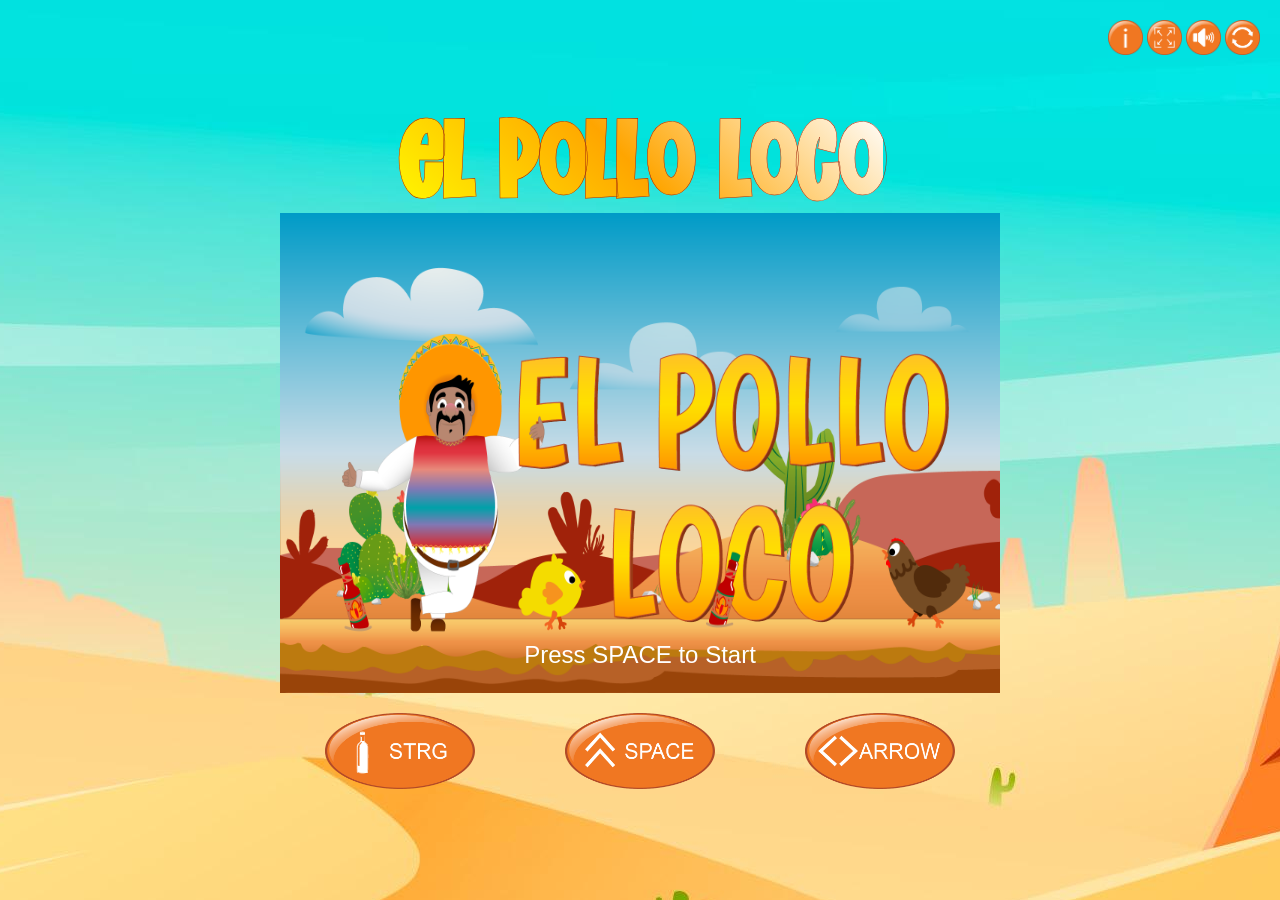
<file: index.html>
<!DOCTYPE html>
<html lang="en" translate="no">

<head>
    <meta charset="UTF-8">
    <meta name="viewport" content="width=device-width, initial-scale=1.0">
    <meta name="google" content="notranslate">
    <meta http-equiv="Content-Language" content="en">

    <title>El Pollo Loco</title>

    <link rel="stylesheet" href="style.css">
    <link rel="icon" href="img/6_salsa_bottle/bottle_rotation/1_bottle_rotation.png" sizes="48x48">
    <link rel="stylesheet" href="legal-notice.html">
    <link rel="stylesheet" href="privacy-policy.html">

    <script src="./js/models/drawable-objects.class.js"></script>
    <script src="./js/models/movable-object.class.js"></script>
    <script src="./js/models/coins.class.js"></script>
    <script src="./js/models/bottle.class.js"></script>
    <script src="./js/models/character.class.js"></script>
    <script src="./js/models/chicken.class.js"></script>
    <script src="js/models/chicken-baby.class.js"></script>
    <script src="./js/models/cloud.class.js"></script>
    <script src="./js/models/bottle-bar.class.js"></script>
    <script src="./js/models/coins-bar.class.js"></script>
    <script src="./js/models/endboss-bar.class.js"></script>
    <script src="./js/models/status-bar.class.js"></script>
    <script src="./js/models/collision-manager.class.js"></script>
    <script src="./js/models/screen-manager.class.js"></script>
    <script src="./js/models/world.class.js"></script>
    <script src="./js/models/background-object.class.js"></script>
    <script src="./js/models/keyboard.class.js"></script>
    <script src="./js/models/level.class.js"></script>
    <script src="./js/models/throwable-oject.class.js"></script>
    <script src="./js/models/endboss.class.js"></script>
    <script src="js/models/end-image.class.js"></script>
    <script src="js/models/start-image.class.js"></script>
    <script src="./levels/level1.js"></script>
    <script src="./js/models/fullscreen-manager.class.js"></script>
    <script src="./js/game.js"></script>

</head>

<body onload="init()">

    <div id="rotate-overlay" class="rotate-overlay d-none">
        <div class="rotate-message">
            <h2>Turn your Device to play</h2>
            <div class="rotate-icon">📱↻</div>
        </div>
    </div>


    <h1>EL POLLO LOCO</h1>
    <div id="canvas-screen">
        <div class="game-tools" id="game-tools-box">
            <img src="img/icons/info.png" alt="Info Icon" onclick="openInfo()">
            <img src="img/icons/fullscreen-start.png" alt="Fullscreen Start Icon" id="fullscreen-start-icon"
                onclick="toggleFullscreen()">
            <img src="img/icons/fullscreen-end.png" alt="Fullscreen End Icon" class="d-none" id="fullscreen-end-icon"
                onclick="toggleFullscreen()">

            <img src="img/icons/sound-on.png" alt="Sound On Icon" id="sound-on-icon" onclick="toggleSound()">
            <img src="img/icons/sound-off.png" alt="Sound Off Icon" class="d-none" id="sound-off-icon"
                onclick="toggleSound()">


            <img src="img/icons/restart.png" alt="Restart Icon" onclick="world.restartGame()">
        </div>

        <div class="game-info d-none" id="game-info-box">
            <a href="instructions.html " class="menu-button"><img src="img/icons/instructions.png"
                    alt="Instructions"></a>
            <a href="privacy-policy.html" class="menu-button">
                <img src="img/icons/privacy-policy.png" alt="Privacy Policy">
            </a>
            <a href="legal-notice.html" class="menu-button">
                <img src="img/icons/legal-notice.png" alt="Legal Notice">
            </a>
        </div>


        <canvas id="canvas" width="720" height="480"></canvas>

        <div class="smart-elements">
            <div class="arrow-icons">
                <img src="img/icons/left.png" id="btn-left" alt="Left Icon">
                <img src="img/icons/right.png" id="btn-right" alt="Right Icon">
            </div>
            <div class="action-icons">
                <img src="img/icons/jump.png" id="btn-jump" alt="Jump Icon">
                <img src="img/icons/bottle.png" id="btn-bottle" alt="Bottle Icon">
            </div>
        </div>
    </div>
    <div class="keyboard-elements">
        <img src="img/icons/strg.png" alt="Strg Info">
        <img src="img/icons/space.png" alt="Space Info">
        <img src="img/icons/arrow.png" alt="Arrow Info">
    </div>


</body>

</html>
</file>
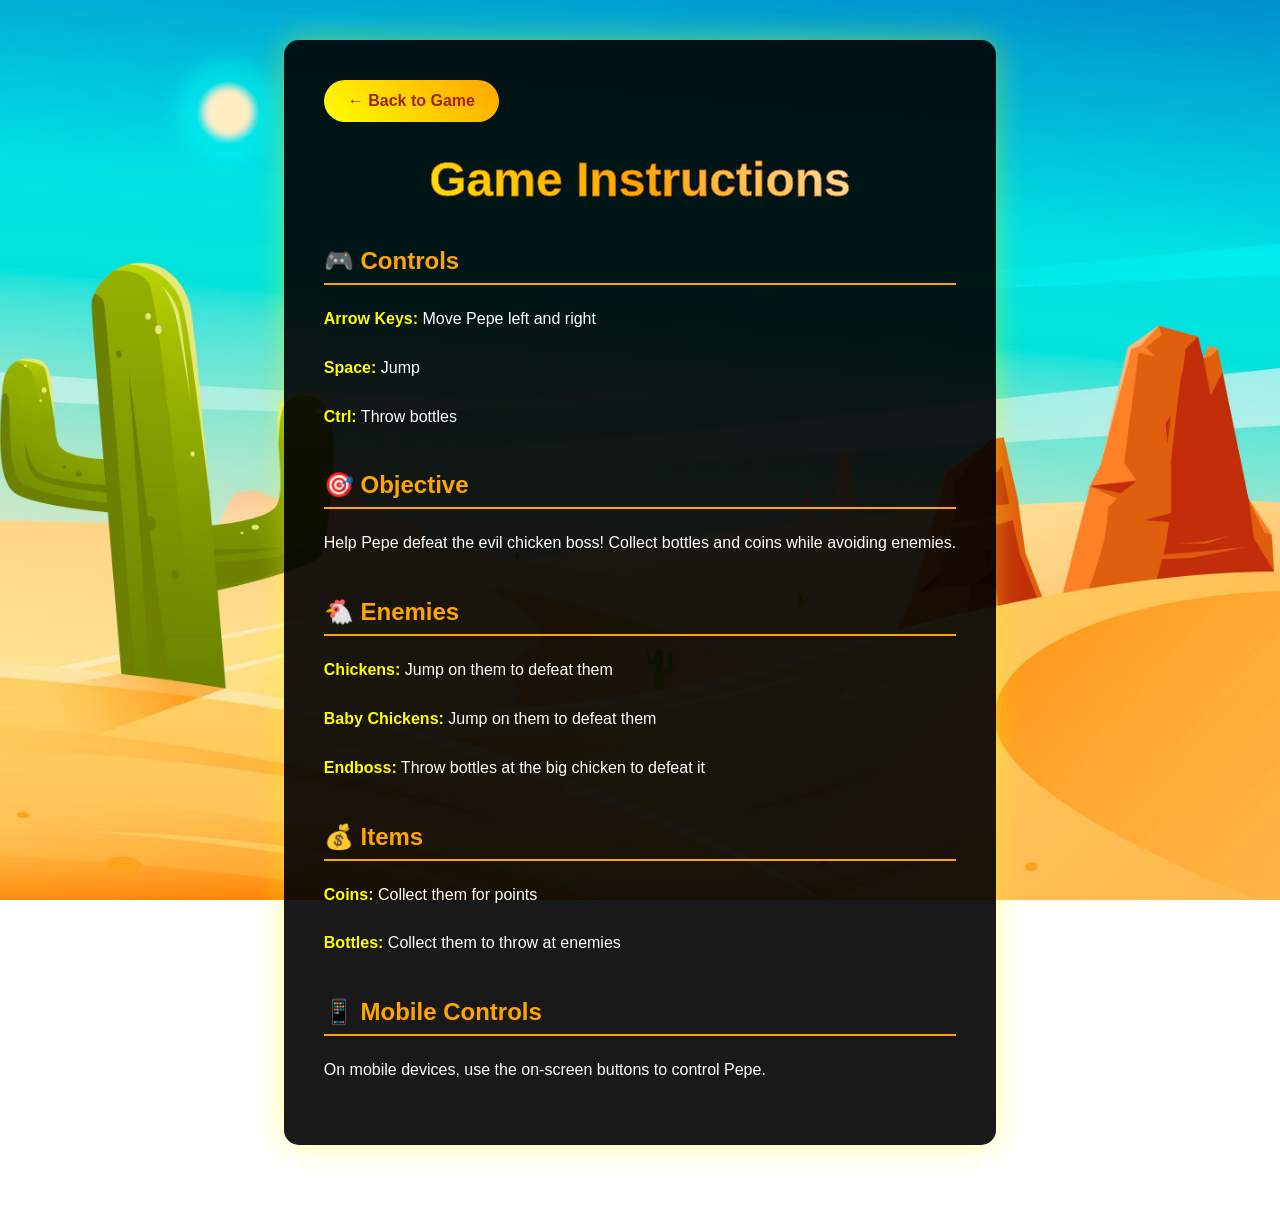
<file: instructions.html>
<!DOCTYPE html>
<html lang="en" translate="no">

<head>
    <meta charset="UTF-8">
    <meta name="viewport" content="width=device-width, initial-scale=1.0">
    <meta name="google" content="notranslate">
    <meta http-equiv="Content-Language" content="en">

    <title>El Pollo Loco - Game Instructions</title>

    <link rel="stylesheet" href="style.css">
    <link rel="stylesheet" href="styles/instructions.css">
    <link rel="icon" href="img/6_salsa_bottle/bottle_rotation/1_bottle_rotation.png" sizes="48x48">

</head>

<body>
    <div class="legal-container">
        <a href="index.html" class="back-button">← Back to Game</a>
        
        <h1>Game Instructions</h1>

        <h4>🎮 Controls</h4>
        <p><strong>Arrow Keys:</strong> Move Pepe left and right</p>
        <p><strong>Space:</strong> Jump</p>
        <p><strong>Ctrl:</strong> Throw bottles</p>

        <h4>🎯 Objective</h4>
        <p>Help Pepe defeat the evil chicken boss! Collect bottles and coins while avoiding enemies.</p>

        <h4>🐔 Enemies</h4>
        <p><strong>Chickens:</strong> Jump on them to defeat them</p>
        <p><strong>Baby Chickens:</strong> Jump on them to defeat them</p>
        <p><strong>Endboss:</strong> Throw bottles at the big chicken to defeat it</p>

        <h4>💰 Items</h4>
        <p><strong>Coins:</strong> Collect them for points</p>
        <p><strong>Bottles:</strong> Collect them to throw at enemies</p>

        <h4>📱 Mobile Controls</h4>
        <p>On mobile devices, use the on-screen buttons to control Pepe.</p>

    </div>
</body>

</html>
</file>
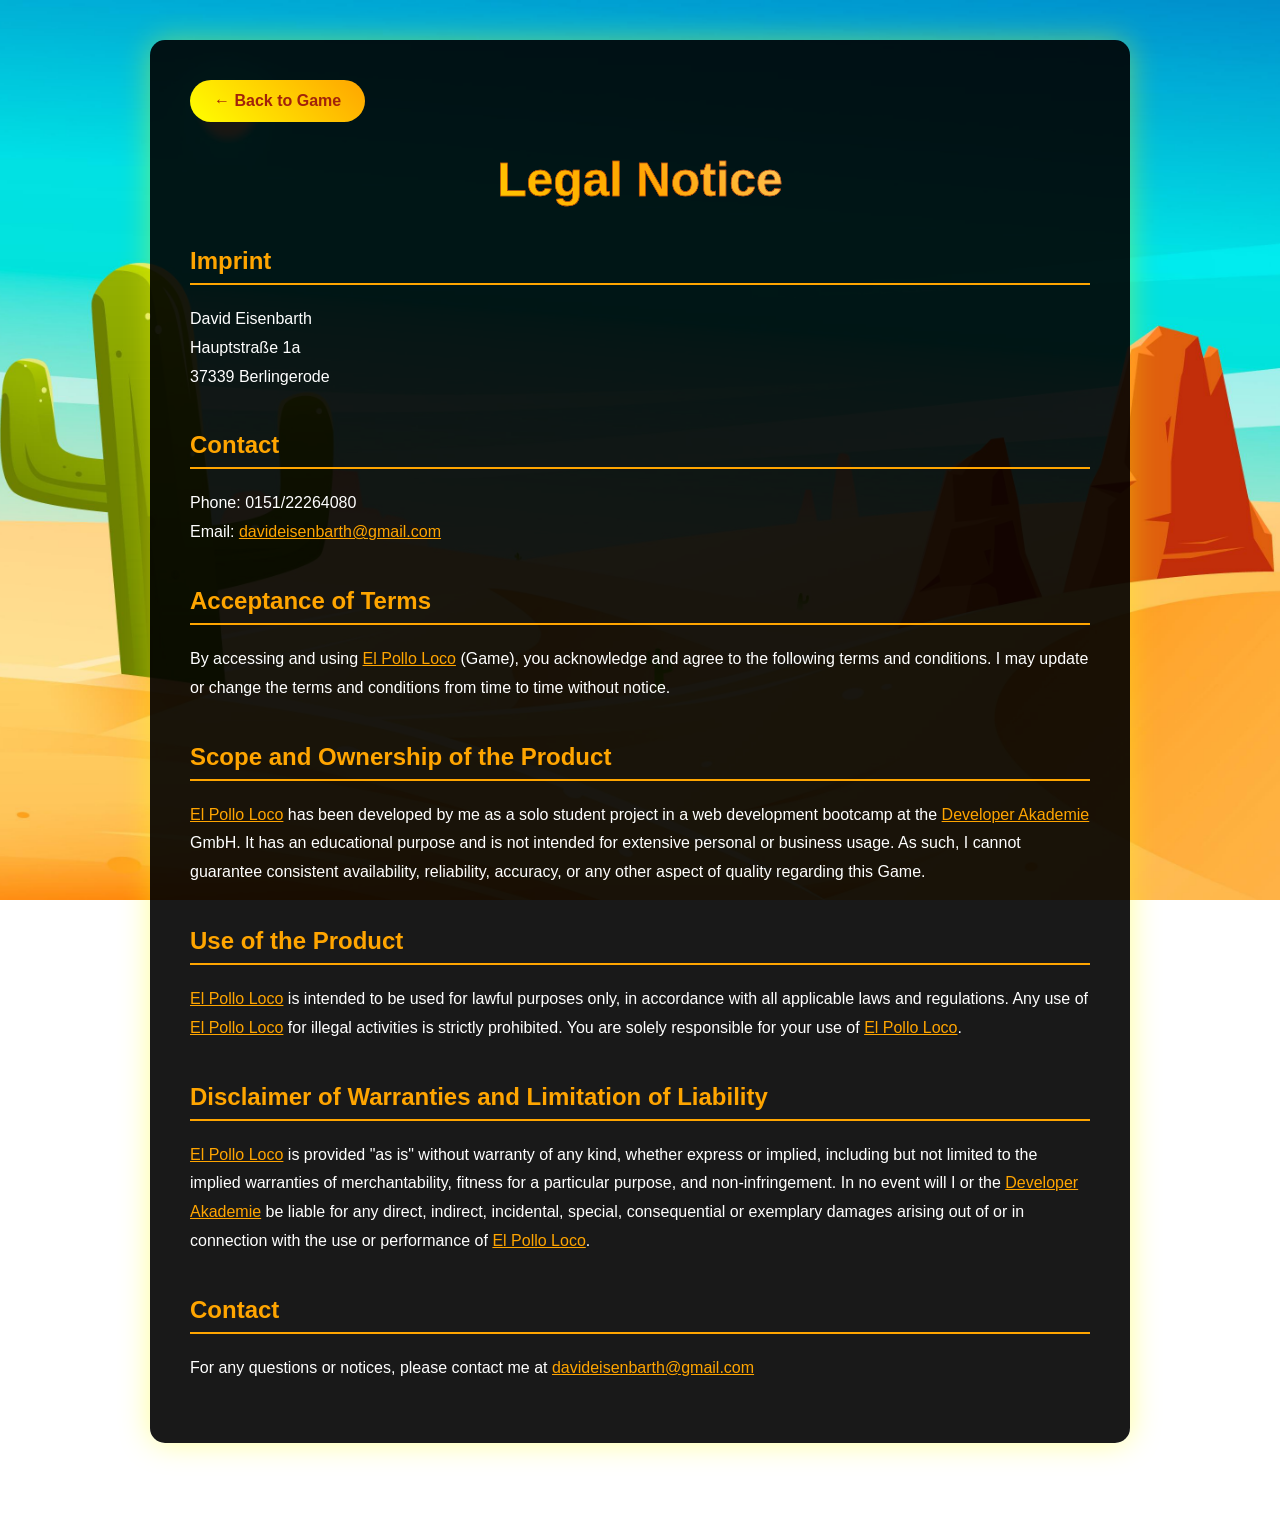
<file: legal-notice.html>
<!DOCTYPE html>
<html lang="en" translate="no">

<head>
    <meta charset="UTF-8">
    <meta name="viewport" content="width=device-width, initial-scale=1.0">
    <meta name="google" content="notranslate">
    <meta http-equiv="Content-Language" content="en">

    <title>El Pollo Loco - Legal Notice</title>

    <link rel="stylesheet" href="style.css">
    <link rel="stylesheet" href="styles/legal-notice.css">
    <link rel="icon" href="img/6_salsa_bottle/bottle_rotation/1_bottle_rotation.png" sizes="48x48">

</head>

<body>
    <div class="legal-container">
        <a href="index.html" class="back-button">← Back to Game</a>

        <h1>Legal Notice</h1>

        <h4>Imprint</h4>
        <p>
            David Eisenbarth<br />
            Hauptstraße 1a<br />
            37339 Berlingerode
        </p>

        <h4>Contact</h4>
        <p>
            Phone: 0151/22264080<br />
            Email: <a href="mailto:davideisenbarth@gmail.com">davideisenbarth@gmail.com</a>
        </p>

        <h4>Acceptance of Terms</h4>
        <p>
            By accessing and using
            <a href="./index.html">El Pollo Loco</a>
            (Game), you acknowledge and agree to the following terms and
            conditions. I may update or change the terms and conditions from time to time
            without notice.
        </p>

        <h4>Scope and Ownership of the Product</h4>
        <p>
            <a href="./index.html">El Pollo Loco</a> has
            been developed by me as a solo student project in a web
            development bootcamp at the
            <a href="https://developerakademie.com/" target="_blank">Developer Akademie</a>
            GmbH. It has an educational purpose and is not intended for
            extensive personal or business usage. As such, I cannot guarantee
            consistent availability, reliability, accuracy, or any other aspect
            of quality regarding this Game.
        </p>

        <h4>Use of the Product</h4>
        <p>
            <a href="./index.html">El Pollo Loco</a> is
            intended to be used for lawful purposes only, in accordance with all
            applicable laws and regulations. Any use of
            <a href="./index.html">El Pollo Loco</a> for
            illegal activities is strictly prohibited. You are solely responsible
            for your use of <a href="./index.html">El Pollo Loco</a>.
        </p>

        <h4>Disclaimer of Warranties and Limitation of Liability</h4>
        <p>
            <a href="./index.html">El Pollo Loco</a> is
            provided "as is" without warranty of any kind, whether express or
            implied, including but not limited to the implied warranties of
            merchantability, fitness for a particular purpose, and
            non-infringement. In no event will I or the
            <a href="https://developerakademie.com/" target="_blank">Developer Akademie</a> be liable for any direct,
            indirect, incidental, special,
            consequential or exemplary damages arising out of or in connection with the use or
            performance of
            <a href="./index.html">El Pollo Loco</a>.
        </p>

        <h4>Contact</h4>
        <p>
            For any questions or notices, please contact me at <a
                href="mailto:davideisenbarth@gmail.com">davideisenbarth@gmail.com</a>
        </p>
    </div>
</body>

</html>
</file>
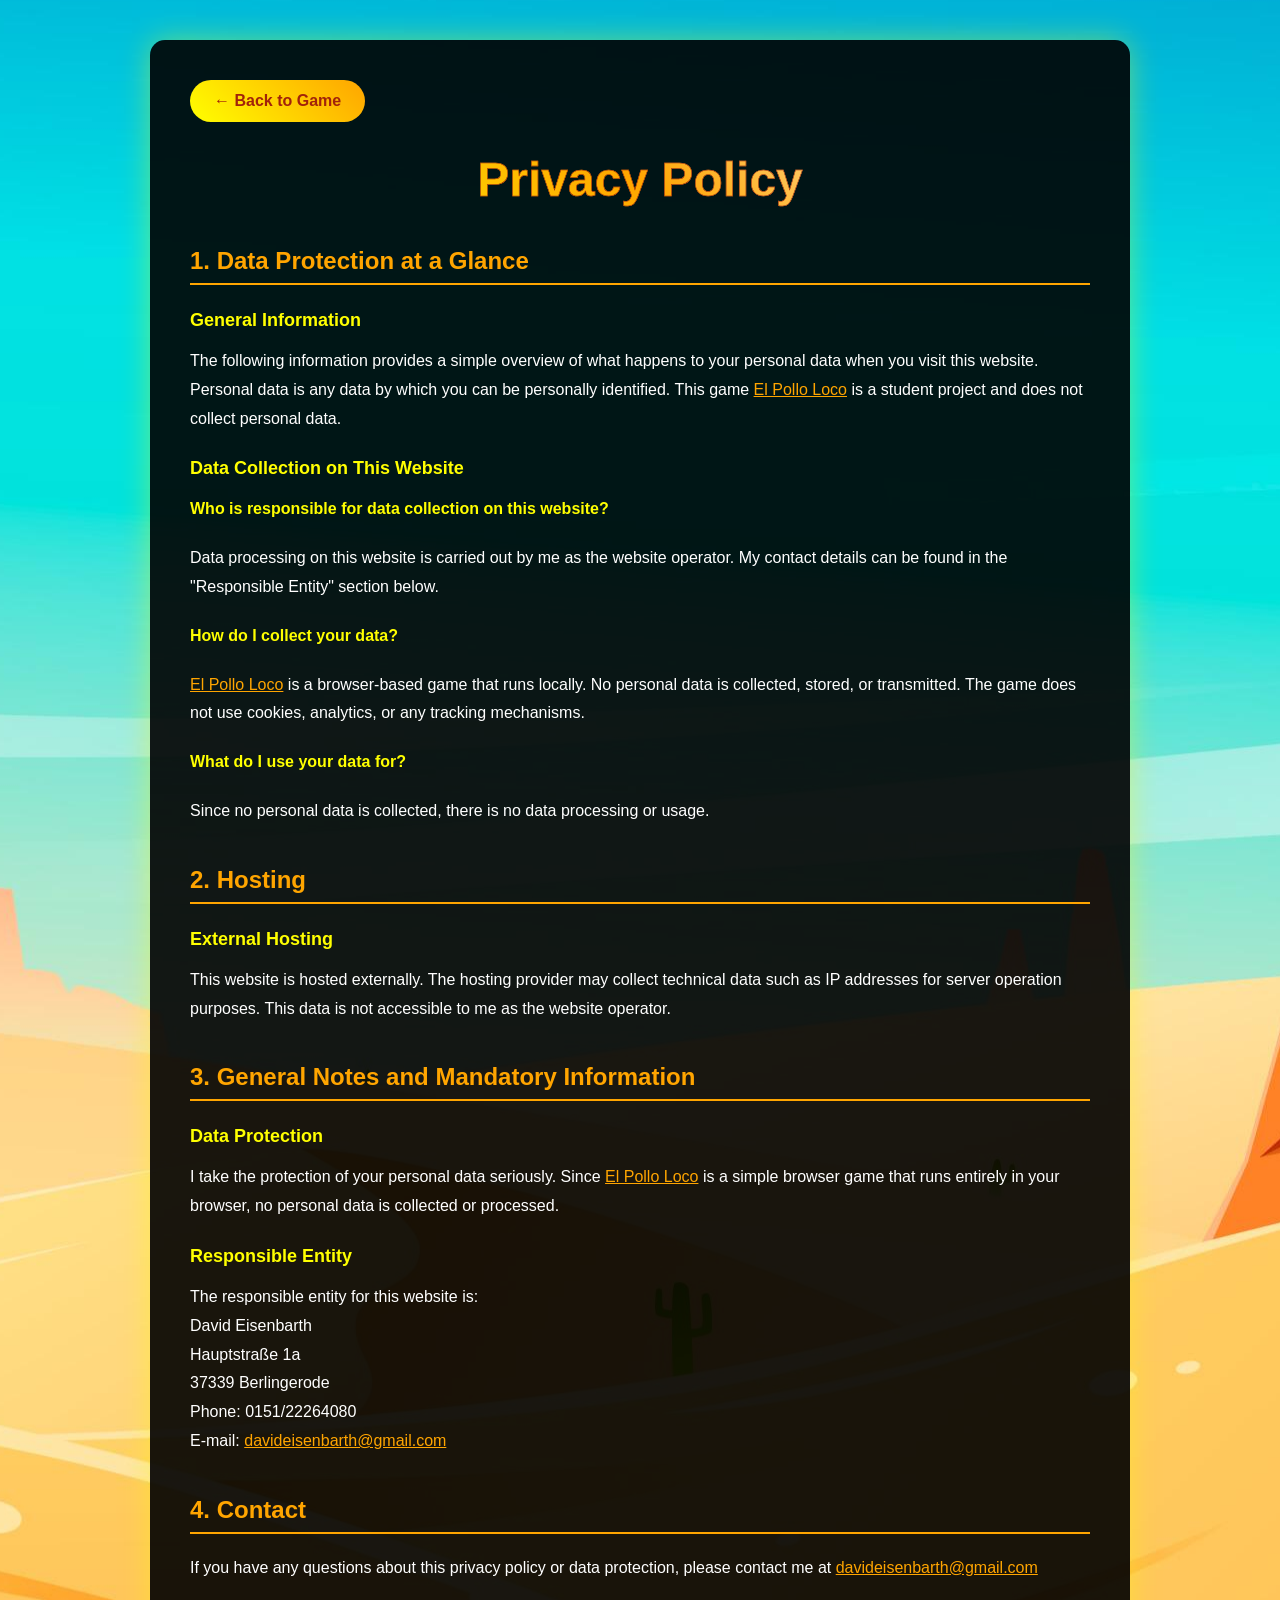
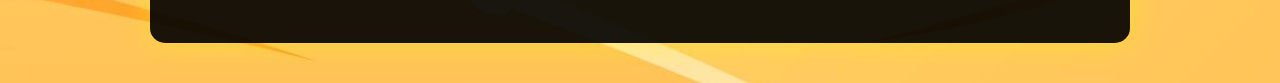
<file: privacy-policy.html>
<!DOCTYPE html>
<html lang="en" translate="no">

<head>
    <meta charset="UTF-8">
    <meta name="viewport" content="width=device-width, initial-scale=1.0">
    <meta name="google" content="notranslate">
    <meta http-equiv="Content-Language" content="en">

    <title>El Pollo Loco - Privacy Policy</title>

    <link rel="stylesheet" href="style.css">
    <link rel="stylesheet" href="styles/privacy-policy.css">
    <link rel="icon" href="img/6_salsa_bottle/bottle_rotation/1_bottle_rotation.png" sizes="48x48">

</head>

<body>
    <div class="legal-container">
        <a href="index.html" class="back-button">← Back to Game</a>

        <h1>Privacy Policy</h1>

        <h4>1. Data Protection at a Glance</h4>
        <h5>General Information</h5>
        <p>
            The following information provides a simple overview of what happens
            to your personal data when you visit this website. Personal data is
            any data by which you can be personally identified. This game
            <a href="./index.html">El Pollo Loco</a> is a student project and does not collect personal data.
        </p>

        <h5>Data Collection on This Website</h5>
        <p><strong>Who is responsible for data collection on this website?</strong></p>
        <p>
            Data processing on this website is carried out by me as the website
            operator. My contact details can be found in the "Responsible Entity" section below.
        </p>

        <p><strong>How do I collect your data?</strong></p>
        <p>
            <a href="./index.html">El Pollo Loco</a> is a browser-based game that runs locally.
            No personal data is collected, stored, or transmitted. The game does not use cookies,
            analytics, or any tracking mechanisms.
        </p>

        <p><strong>What do I use your data for?</strong></p>
        <p>
            Since no personal data is collected, there is no data processing or usage.
        </p>

        <h4>2. Hosting</h4>
        <h5>External Hosting</h5>
        <p>
            This website is hosted externally. The hosting provider may collect
            technical data such as IP addresses for server operation purposes.
            This data is not accessible to me as the website operator.
        </p>

        <h4>3. General Notes and Mandatory Information</h4>
        <h5>Data Protection</h5>
        <p>
            I take the protection of your personal data seriously. Since
            <a href="./index.html">El Pollo Loco</a> is a simple browser game
            that runs entirely in your browser, no personal data is collected or processed.
        </p>

        <h5>Responsible Entity</h5>
        <p>
            The responsible entity for this website is:<br>
            David Eisenbarth<br>
            Hauptstraße 1a<br>
            37339 Berlingerode<br>
            Phone: 0151/22264080<br>
            E-mail: <a href="mailto:davideisenbarth@gmail.com">davideisenbarth@gmail.com</a>
        <h4>4. Contact</h4>
        <p>
            If you have any questions about this privacy policy or data protection,
            please contact me at <a href="mailto:davideisenbarth@gmail.com">davideisenbarth@gmail.com</a>
        </p>
    </div>
</body>

</html>
</file>
<file: style.css>
body {
    display: flex;
    justify-content: center;
    align-items: center;
    flex-direction: column;
    height: 100vh;
    margin: 0;
    background-image: url('img/main-background/4279652.jpg');
    background-position: center;
    font-family: 'the-funy-times', Arial, Helvetica, sans-serif;
}

canvas {
    background-color: rgb(33, 164, 204);
    display: block;
}

h1 {
    margin: 0;
    margin-bottom: -20px;
    background: linear-gradient(45deg, #ffff00, #ffa500, #ffffff);
    -webkit-background-clip: text;
    -webkit-text-fill-color: transparent;
    background-clip: text;
    -webkit-text-stroke: 0.5px rgb(161, 35, 10);
    text-align: center;
    font-size: 110px;
}

.game-tools {
    position: absolute;
    top: 20px;
    right: 20px;
    cursor: pointer;
}

.game-tools img {
    height: 35px;
}

.fullscreen-overlay {
    position: fixed !important;
    top: 20px !important;
    right: 20px !important;
    z-index: 10 !important;
}

#canvas-screen:fullscreen {
    display: flex;
    justify-content: center;
    align-items: center;
    width: 100vw;
    height: 100vh;
    background-image: url('img/main-background/4279652.jpg');
    background-position: center;
    background-size: cover;
}

#canvas-screen:fullscreen canvas {
    width: 100vw !important;
    height: 100vh !important;
    object-fit: contain;
}

.fullscreen-smart-elements {
    position: fixed !important;
    bottom: 20px !important;
    left: 0 !important;
    right: 0 !important;
    z-index: 10 !important;
    display: flex !important;
}

.d-none {
    display: none !important;
}

.keyboard-elements {
    display: flex;
    justify-content: space-around;
    font-size: 20px;
    background: linear-gradient(45deg, #ffff00, #ffa500);
    -webkit-background-clip: text;
    -webkit-text-fill-color: transparent;
    background-clip: text;
    -webkit-text-stroke: 0.5px rgb(161, 35, 10);
    text-align: center;
    width: 720px;
    padding-top: 20px;
}

.keyboard-elements img {
    width: 150px;
}

.smart-elements {
    display: none;
    justify-content: space-between;
    width: 720px;
    padding-left: 20px;
    padding-right: 20px;
    box-sizing: border-box;
    padding-top: 5px;
    bottom: 0;
    position: absolute;
}

.smart-elements img {
    height: 35px;
}

.arrow-icons {
    display: flex;
    gap: 20px;
}

.action-icons {
    display: flex;
    gap: 20px;
}

.rotate-overlay {
    position: fixed;
    top: 0;
    left: 0;
    width: 100vw;
    height: 100vh;
    background-color: rgba(0, 0, 0, 0.9);
    display: flex;
    justify-content: center;
    align-items: center;
    z-index: 20;
}

.rotate-message {
    text-align: center;
    color: white;
}

.rotate-message h2 {
    font-size: 32px;
    margin-bottom: 20px;
    color: #ffffff;
    text-shadow: 2px 2px 4px rgba(0, 0, 0, 0.8);
    font-weight: bold;
}

.rotate-icon {
    font-size: 64px;
    animation: rotate 2s infinite;
}

.game-info {
    position: absolute;
    top: 60px;
    right: 60px;
    border-radius: 8px;
    padding: 10px;
    display: flex;
    flex-direction: column;
    gap: 5px;
}

.game-info img {
        height: 35px;
        cursor: pointer;
    }

@media (hover: none) and (pointer: coarse) {
    .keyboard-elements {
        display: none !important;
    }
    
    .smart-elements {
        display: flex !important;
        position: fixed !important;
        bottom: 20px !important;
        left: 50% !important;
        transform: translateX(-50%) !important;
        z-index: 10 !important;
        width: calc(100vw - 40px) !important;
        max-width: 720px !important;
        padding: 0 20px !important;
    }
    
    .smart-elements img {
        height: 50px;
        padding: 10px;
        background: rgba(255, 255, 255, 0.2);
        border-radius: 50%;
    }
    
    .smart-elements img:active {
        background: rgba(255, 255, 255, 0.4);
        transform: scale(0.95);
    }
}


@keyframes rotate {
    0% {
        transform: rotate(0deg);
    }

    50% {
        transform: rotate(90deg);
    }

    100% {
        transform: rotate(0deg);
    }
}


@font-face {
    font-family: 'the-funy-times';
    src: url('fonts/the-funy-times.ttf') format('truetype');
}

@media only screen and (max-width: 720px) {
    canvas {
        width: 100vw;
        height: calc(100vw * 480 / 720);
    }
}

@media only screen and (max-height: 480px) {
    canvas {
        height: calc(100vh - 50px);
        width: calc(100vh * 720 / 480);
    }
}

@media (max-width: 720px),
(max-height: 720px) {
    body {
        height: 100vh;
        overflow: hidden;
    }

    h1 {
        display: none;
    }

    .keyboard-elements {
        display: none;
    }

    canvas {
        width: 100vw !important;
        height: 100vh !important;
        object-fit: contain;
    }

    .game-tools {
        position: fixed !important;
        top: 20px !important;
        right: 20px !important;
        z-index: 10 !important;
        display: block !important;
    }

    .smart-elements {
        position: fixed !important;
        bottom: 20px !important;
        left: 50% !important;
        transform: translateX(-50%) !important;
        z-index: 10 !important;
        display: flex !important;
        justify-content: space-between !important;
        width: calc(100vw - 40px) !important;
        max-width: 720px !important;
        padding: 0 20px !important;
    }
}
</file>
<file: styles/instructions.css>
body {
    font-family: Arial, Helvetica, sans-serif;
    height: auto;
    margin: 0;
    padding: 20px;
    background-image: url('../img/main-background/4279652.jpg');
    background-position: center;
    background-attachment: fixed;
    background-size: cover;
    overflow-y: auto;
}

.legal-container {
    max-width: 100%;
    margin: 20px auto 60px auto;
    background: rgba(0, 0, 0, 0.9);
    padding: 40px;
    border-radius: 15px;
    box-shadow: 0 0 30px rgba(255, 255, 0, 0.4);
    color: #ffffff;
}

h1 {
    background: linear-gradient(45deg, #ffff00, #ffa500, #ffffff);
    -webkit-background-clip: text;
    -webkit-text-fill-color: transparent;
    background-clip: text;
    -webkit-text-stroke: 0.5px rgb(161, 35, 10);
    text-align: center;
    font-size: 48px;
    margin-bottom: 40px;
}

h4 {
    color: #ffa500;
    border-bottom: 2px solid #ffa500;
    padding-bottom: 8px;
    margin-top: 40px;
    margin-bottom: 20px;
    font-size: 24px;
}

h5 {
    color: #ffff00;
    margin-top: 25px;
    margin-bottom: 15px;
    font-size: 18px;
}

.back-button {
    position: sticky;
    top: 20px;
    z-index: 10;
    display: inline-block;
    background: linear-gradient(45deg, #ffff00, #ffa500);
    color: rgb(161, 35, 10);
    padding: 12px 24px;
    text-decoration: none;
    border-radius: 25px;
    font-weight: bold;
    margin-bottom: 30px;
    transition: transform 0.2s;
    font-size: 16px;
}

.back-button:hover {
    transform: scale(1.05);
}

a {
    color: #ffa500;
    text-decoration: underline;
}

a:hover {
    color: #ffff00;
}

p {
    line-height: 1.8;
    margin-bottom: 20px;
    color: #ffffff;
    font-size: 16px;
}

strong {
    color: #ffff00;
    font-weight: bold;
}

br {
    line-height: 2;
}

@media (max-width: 720px),
(max-height: 720px) {
    body {
        height: auto;
        overflow: auto;
    }
    h1 {
        display: block;
    }
}
</file>
<file: styles/legal-notice.css>
body {
   font-family: Arial, Helvetica, sans-serif;
    height: auto;
    margin: 0;
    padding: 20px;
    background-image: url('../img/main-background/4279652.jpg');
    background-position: center;
    background-attachment: fixed;
    background-size: cover;
    overflow-y: auto;
}

.legal-container {
    max-width: 900px;
    margin: 20px auto 60px auto;
    background: rgba(0, 0, 0, 0.9);
    padding: 40px;
    border-radius: 15px;
    box-shadow: 0 0 30px rgba(255, 255, 0, 0.4);
    color: #ffffff;
}

h1 {
    background: linear-gradient(45deg, #ffff00, #ffa500, #ffffff);
    -webkit-background-clip: text;
    -webkit-text-fill-color: transparent;
    background-clip: text;
    -webkit-text-stroke: 0.5px rgb(161, 35, 10);
    text-align: center;
    font-size: 48px;
    margin-bottom: 40px;
}

h4 {
    color: #ffa500;
    border-bottom: 2px solid #ffa500;
    padding-bottom: 8px;
    margin-top: 40px;
    margin-bottom: 20px;
    font-size: 24px;
}

h5 {
    color: #ffff00;
    margin-top: 25px;
    margin-bottom: 15px;
    font-size: 18px;
}

.back-button {
    position: sticky;
    top: 20px;
    z-index: 10;
    display: inline-block;
    background: linear-gradient(45deg, #ffff00, #ffa500);
    color: rgb(161, 35, 10);
    padding: 12px 24px;
    text-decoration: none;
    border-radius: 25px;
    font-weight: bold;
    margin-bottom: 30px;
    transition: transform 0.2s;
    font-size: 16px;
}

.back-button:hover {
    transform: scale(1.05);
}

a {
    color: #ffa500;
    text-decoration: underline;
}

a:hover {
    color: #ffff00;
}

p {
    line-height: 1.8;
    margin-bottom: 20px;
    color: #ffffff;
    font-size: 16px;
}

strong {
    color: #ffff00;
    font-weight: bold;
}

br {
    line-height: 2;
}

@media (max-width: 720px),
(max-height: 720px) {
    body {
        height: auto;
        overflow: auto;
    }
    h1 {
        display: block;
    }
}
</file>
<file: styles/privacy-policy.css>
body {
    font-family: Arial, Helvetica, sans-serif;
    height: auto;
}

.legal-container {
    max-width: 900px;
    margin: 40px auto;
    background: rgba(0, 0, 0, 0.9);
    padding: 40px;
    border-radius: 15px;
    box-shadow: 0 0 30px rgba(255, 255, 0, 0.4);
    color: #ffffff;
}

h1 {
    background: linear-gradient(45deg, #ffff00, #ffa500, #ffffff);
    -webkit-background-clip: text;
    -webkit-text-fill-color: transparent;
    background-clip: text;
    -webkit-text-stroke: 0.5px rgb(161, 35, 10);
    text-align: center;
    font-size: 48px;
    margin-bottom: 40px;
}

h4 {
    color: #ffa500;
    border-bottom: 2px solid #ffa500;
    padding-bottom: 8px;
    margin-top: 40px;
    margin-bottom: 20px;
    font-size: 24px;
}

h5 {
    color: #ffff00;
    margin-top: 25px;
    margin-bottom: 15px;
    font-size: 18px;
}

.back-button {
    position: sticky;
    top: 20px;
    z-index: 10;
    display: inline-block;
    background: linear-gradient(45deg, #ffff00, #ffa500);
    color: rgb(161, 35, 10);
    padding: 12px 24px;
    text-decoration: none;
    border-radius: 25px;
    font-weight: bold;
    margin-bottom: 30px;
    transition: transform 0.2s;
    font-size: 16px;
}


.back-button:hover {
    transform: scale(1.05);
}

a {
    color: #ffa500;
    text-decoration: underline;
}

a:hover {
    color: #ffff00;
}

p {
    line-height: 1.8;
    margin-bottom: 20px;
    color: #ffffff;
    font-size: 16px;
}

strong {
    color: #ffff00;
    font-weight: bold;
}

br {
    line-height: 2;
}

@media (max-width: 720px),
(max-height: 720px) {
    body {
        height: auto;
        overflow: auto;
    }
    h1 {
        display: block;
    }
}
</file>
